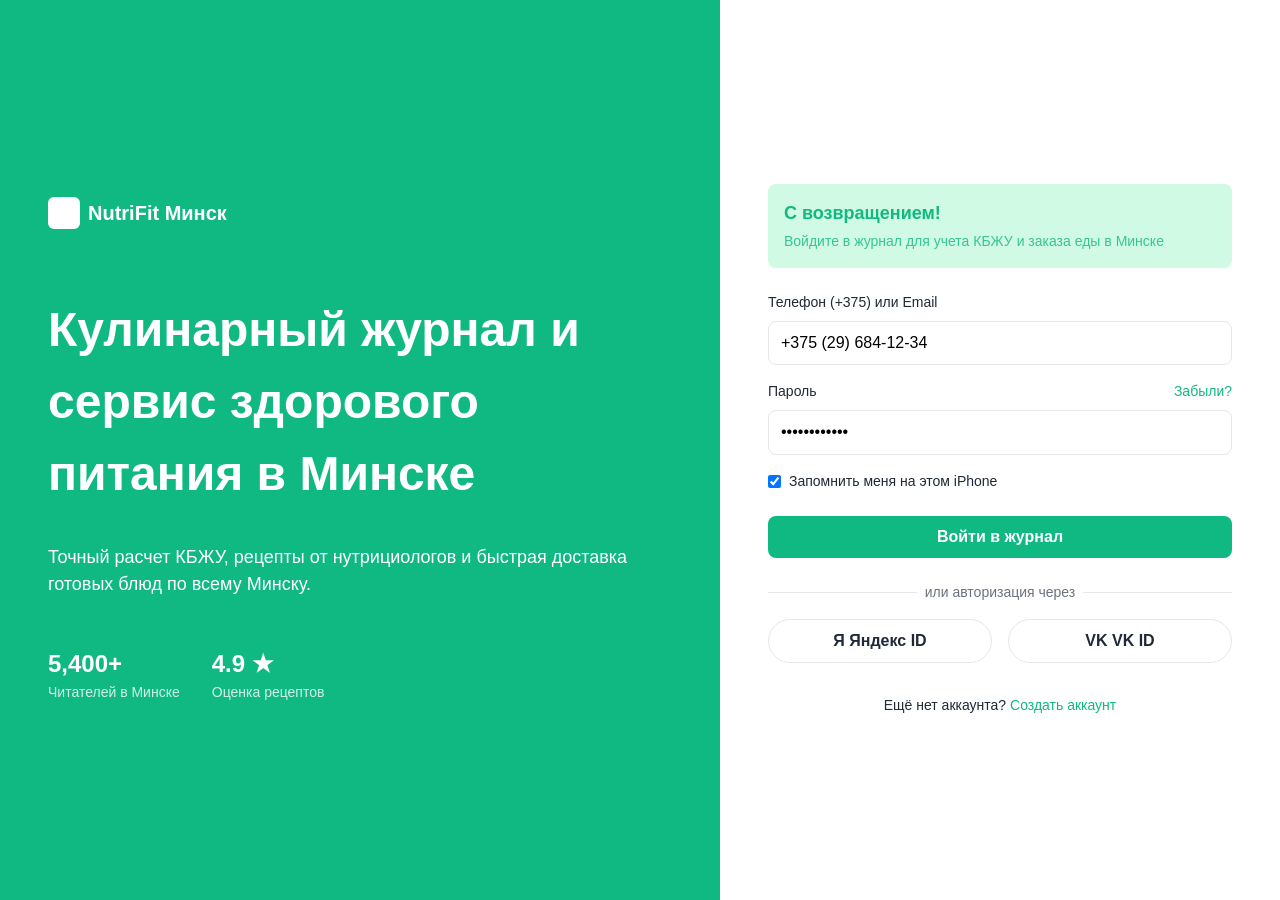
<file: index.html>
<!DOCTYPE html>
<html lang="ru">
<head>
  <meta charset="UTF-8">
  <meta name="viewport" content="width=device-width, initial-scale=1.0, maximum-scale=1.0, user-scalable=no">
  <title>Вход - NutriFit</title>
  <link rel="stylesheet" href="css/normalize.css">
  <link rel="stylesheet" href="css/style.css">
</head>
<body>
  <main class="auth-page">
    
    <section class="auth-info">
      <div class="logo-header">
        <div class="logo-icon" style="background: white;"></div>
        <span style="color: white;">NutriFit Минск</span>
      </div>
      <h1 style="font-size: 3rem; margin-bottom: 1rem;">Кулинарный журнал и сервис здорового питания в Минске</h1>
      <p style="font-size: 1.125rem; margin-bottom: 3rem;">Точный расчет КБЖУ, рецепты от нутрициологов и быстрая доставка готовых блюд по всему Минску.</p>
      
      <div style="display: flex; gap: 2rem;">
        <div>
          <div style="font-size: 1.5rem; font-weight: bold;">5,400+</div>
          <div style="font-size: 0.875rem; opacity: 0.8;">Читателей в Минске</div>
        </div>
        <div>
          <div style="font-size: 1.5rem; font-weight: bold;">4.9 ★</div>
          <div style="font-size: 0.875rem; opacity: 0.8;">Оценка рецептов</div>
        </div>
      </div>
    </section>

    <section class="auth-form-container">
      <div class="mobile-only logo-header" style="justify-content: center; margin-bottom: 1rem;">
        <div class="logo-icon"></div>
        <span>NutriFit <br><small style="color:var(--primary-color)">КУЛИНАРНЫЙ ЖУРНАЛ</small></span>
      </div>

      <div class="auth-welcome">
        <h2>С возвращением!</h2>
        <p>Войдите в журнал для учета КБЖУ и заказа еды в Минске</p>
      </div>

      <form action="catalog.html">
        <div class="form-group">
          <label>Телефон (+375) или Email</label>
          <input type="text" value="+375 (29) 684-12-34" placeholder="Введите телефон или email">
        </div>

        <div class="form-group">
          <div style="display: flex; justify-content: space-between;">
            <label>Пароль</label>
            <a href="#" style="font-size: 0.875rem;">Забыли?</a>
          </div>
          <input type="password" value="************">
        </div>

        <label class="form-remember">
          <input type="checkbox" checked>
          Запомнить меня на этом iPhone
        </label>

        <button type="submit" class="btn btn-primary">Войти в журнал</button>
      </form>

      <div class="auth-socials">
        <div style="text-align: center; font-size: 0.875rem; color: var(--text-light); position: relative;">
          <span style="background: var(--bg-card); padding: 0 0.5rem; position: relative; z-index: 1;">или авторизация через</span>
          <div style="position: absolute; top: 50%; left: 0; right: 0; height: 1px; background: var(--border-color); z-index: 0;"></div>
        </div>
        
        <div class="social-buttons">
          <button class="btn btn-outline" style="border-radius: 2rem;">Я Яндекс ID</button>
          <button class="btn btn-outline" style="border-radius: 2rem;">VK VK ID</button>
        </div>
      </div>

      <footer class="auth-footer">
        Ещё нет аккаунта? <a href="#">Создать аккаунт</a>
      </footer>
    </section>

  </main>
</body>
</html>
</file>
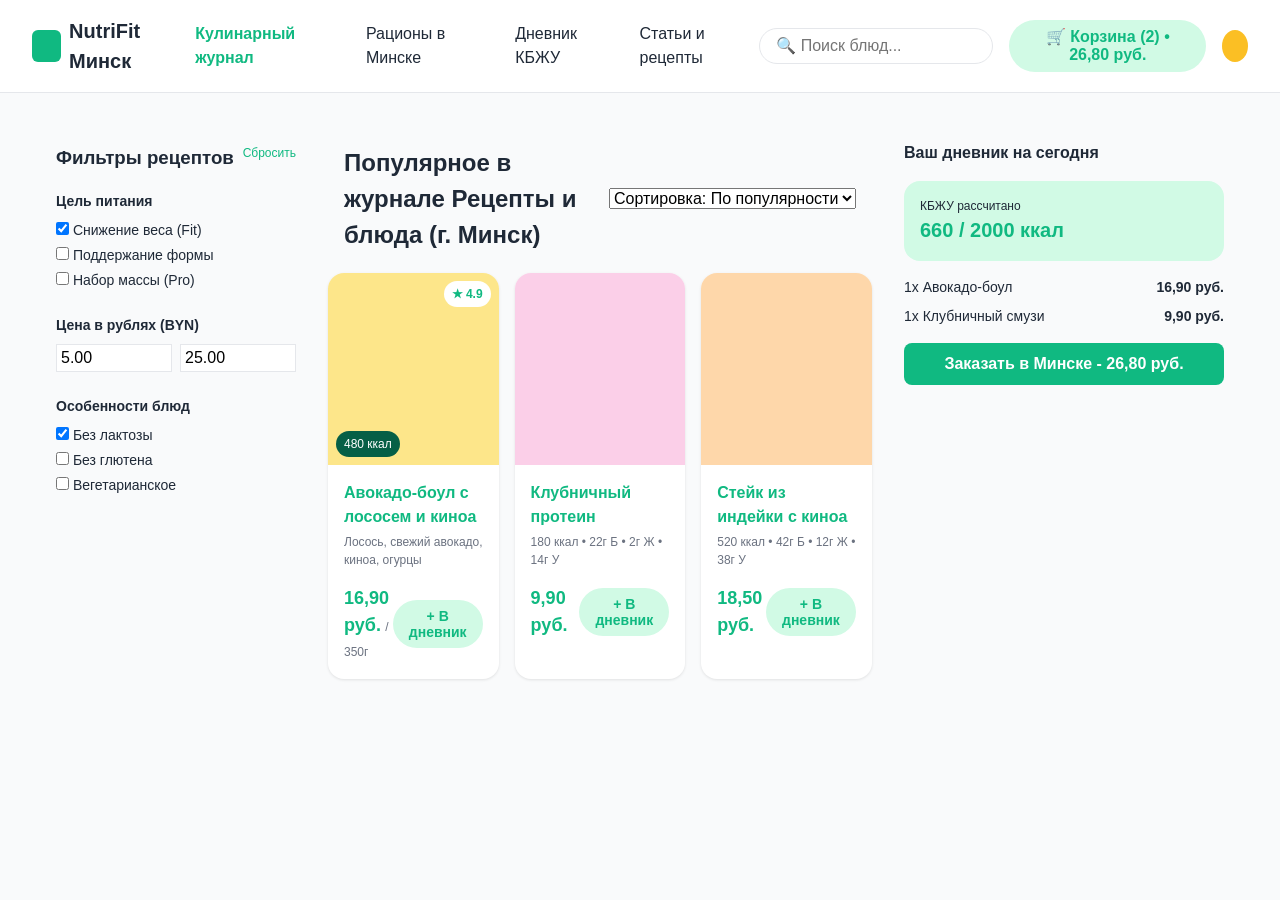
<file: catalog.html>
<!DOCTYPE html>
<html lang="ru">
<head>
  <meta charset="UTF-8">
  <meta name="viewport" content="width=device-width, initial-scale=1.0, maximum-scale=1.0, user-scalable=no">
  <title>Каталог - NutriFit</title>
  <link rel="stylesheet" href="css/normalize.css">
  <link rel="stylesheet" href="css/style.css">
</head>
<body class="main-layout">

  <!-- Mobile Header -->
  <header class="app-header mobile-only">
    <div>
      <div style="font-size: 0.625rem; color: var(--text-light); text-transform: uppercase;">Доставка по Минску</div>
      <div class="app-location">📍 г. Минск, пр. Независимости 48 ▼</div>
    </div>
    <div style="width: 2rem; height: 2rem; background: #fbbf24; border-radius: 50%;"></div>
  </header>

  <!-- Desktop Header -->
  <nav class="desktop-nav">
    <div class="logo-header" style="margin-bottom: 0;">
      <div class="logo-icon"></div>
      <span>NutriFit Минск</span>
    </div>
    <ul class="desktop-nav-links">
      <li><a href="#" style="color: var(--primary-color); font-weight: bold;">Кулинарный журнал</a></li>
      <li><a href="#" style="color: var(--text-dark);">Рационы в Минске</a></li>
      <li><a href="#" style="color: var(--text-dark);">Дневник КБЖУ</a></li>
      <li><a href="#" style="color: var(--text-dark);">Статьи и рецепты</a></li>
    </ul>
    <div style="display: flex; gap: 1rem; align-items: center;">
      <input type="text" placeholder="🔍 Поиск блюд..." style="border: 1px solid var(--border-color); border-radius: 1.5rem; padding: 0.5rem 1rem;">
      <button class="btn btn-secondary" style="border-radius: 2rem; padding: 0.5rem 1rem;">🛒 Корзина (2) • 26,80 руб.</button>
      <div style="width: 2rem; height: 2rem; background: #fbbf24; border-radius: 50%;"></div>
    </div>
  </nav>

  <!-- Mobile Search & Categories -->
  <div class="search-bar mobile-only">
    <input type="text" placeholder="🔍 Поиск рецептов, КБЖУ, блюд...">
  </div>
  
  <div class="category-chips mobile-only">
    <div class="chip active">🔥 Все рецепты</div>
    <div class="chip">🥗 ПП-Боулы</div>
    <div class="chip">🍓 Смузи & Шейки</div>
  </div>

  <div class="promo-banner mobile-only">
    <div style="font-size: 0.625rem; text-transform: uppercase; margin-bottom: 0.25rem;">Рацион недели • Минск</div>
    <div style="font-size: 1.125rem; font-weight: bold;">Скидка 20% на меню Smart Fit</div>
    <div style="font-size: 0.75rem;">Бесплатная доставка от 25,00 руб.</div>
  </div>

  <main class="catalog-content">
    
    <!-- Left Sidebar (Desktop) -->
    <aside class="filters-sidebar">
      <h3 style="display: flex; justify-content: space-between;">Фильтры рецептов <a href="#" style="font-size: 0.75rem; font-weight: normal;">Сбросить</a></h3>
      
      <div style="margin-bottom: 1.5rem;">
        <h4 style="font-size: 0.875rem; margin-bottom: 0.5rem;">Цель питания</h4>
        <label style="display: block; font-size: 0.875rem; margin-bottom: 0.25rem;"><input type="checkbox" checked> Снижение веса (Fit)</label>
        <label style="display: block; font-size: 0.875rem; margin-bottom: 0.25rem;"><input type="checkbox"> Поддержание формы</label>
        <label style="display: block; font-size: 0.875rem; margin-bottom: 0.25rem;"><input type="checkbox"> Набор массы (Pro)</label>
      </div>
      
      <div style="margin-bottom: 1.5rem;">
        <h4 style="font-size: 0.875rem; margin-bottom: 0.5rem;">Цена в рублях (BYN)</h4>
        <div style="display: flex; gap: 0.5rem;">
          <input type="text" value="5.00" style="width: 50%; padding: 0.25rem; border: 1px solid var(--border-color);">
          <input type="text" value="25.00" style="width: 50%; padding: 0.25rem; border: 1px solid var(--border-color);">
        </div>
      </div>
      
      <div style="margin-bottom: 1.5rem;">
        <h4 style="font-size: 0.875rem; margin-bottom: 0.5rem;">Особенности блюд</h4>
        <label style="display: block; font-size: 0.875rem; margin-bottom: 0.25rem;"><input type="checkbox" checked> Без лактозы</label>
        <label style="display: block; font-size: 0.875rem; margin-bottom: 0.25rem;"><input type="checkbox"> Без глютена</label>
        <label style="display: block; font-size: 0.875rem; margin-bottom: 0.25rem;"><input type="checkbox"> Вегетарианское</label>
      </div>
    </aside>

    <!-- Center Content -->
    <section class="recipe-grid-container">
      <div style="display: flex; justify-content: space-between; align-items: center; padding: 0 1rem;">
        <h2 style="font-size: 1.25rem;">Популярное в журнале <span class="mobile-only" style="display:none;"></span><span style="display:none;" class="desktop-only">Рецепты и блюда (г. Минск)</span></h2>
        <select style="display: none;" class="desktop-only-select">
          <option>Сортировка: По популярности</option>
        </select>
      </div>

      <div class="recipe-grid">
        <!-- Recipe Card 1 -->
        <a href="recipe.html" class="recipe-card">
          <div class="recipe-img">
            <span style="position: absolute; top: 0.5rem; right: 0.5rem; background: white; padding: 0.25rem 0.5rem; border-radius: 1rem; font-size: 0.75rem; font-weight: bold;">★ 4.9</span>
            <span style="position: absolute; bottom: 0.5rem; left: 0.5rem; background: #065f46; color: white; padding: 0.25rem 0.5rem; border-radius: 1rem; font-size: 0.75rem;">480 ккал</span>
          </div>
          <div class="recipe-info">
            <h3 style="margin: 0 0 0.25rem 0; font-size: 1rem;">Авокадо-боул с лососем и киноа</h3>
            <p style="margin: 0; font-size: 0.75rem; color: var(--text-light);">Лосось, свежий авокадо, киноа, огурцы</p>
            <div class="recipe-meta">
              <div>
                <span class="price">16,90 руб.</span>
                <span style="font-size: 0.75rem; color: var(--text-light);">/ 350г</span>
              </div>
              <button class="btn btn-secondary" style="padding: 0.5rem 1rem; border-radius: 1.5rem; font-size: 0.875rem;">+ В дневник</button>
            </div>
          </div>
        </a>
        
        <!-- Recipe Card 2 (Desktop demo) -->
        <a href="recipe.html" class="recipe-card mobile-only" style="display: none;">
          <div class="recipe-img" style="background: #fbcfe8;"></div>
          <div class="recipe-info">
            <h3 style="margin: 0 0 0.25rem 0; font-size: 1rem;">Клубничный протеин</h3>
            <p style="margin: 0; font-size: 0.75rem; color: var(--text-light);">180 ккал • 22г Б • 2г Ж • 14г У</p>
            <div class="recipe-meta">
              <span class="price">9,90 руб.</span>
              <button class="btn btn-secondary" style="padding: 0.5rem 1rem; border-radius: 1.5rem; font-size: 0.875rem;">+ В дневник</button>
            </div>
          </div>
        </a>

        <!-- Recipe Card 3 (Desktop demo) -->
        <a href="recipe.html" class="recipe-card mobile-only" style="display: none;">
          <div class="recipe-img" style="background: #fed7aa;"></div>
          <div class="recipe-info">
            <h3 style="margin: 0 0 0.25rem 0; font-size: 1rem;">Стейк из индейки с киноа</h3>
            <p style="margin: 0; font-size: 0.75rem; color: var(--text-light);">520 ккал • 42г Б • 12г Ж • 38г У</p>
            <div class="recipe-meta">
              <span class="price">18,50 руб.</span>
              <button class="btn btn-secondary" style="padding: 0.5rem 1rem; border-radius: 1.5rem; font-size: 0.875rem;">+ В дневник</button>
            </div>
          </div>
        </a>

      </div>
    </section>

    <!-- Right Sidebar (Desktop) -->
    <aside class="diary-sidebar">
      <h3 style="font-size: 1rem;">Ваш дневник на сегодня</h3>
      <div style="background: var(--primary-light); padding: 1rem; border-radius: 1rem; margin-bottom: 1rem;">
        <div style="font-size: 0.75rem;">КБЖУ рассчитано</div>
        <div style="font-size: 1.25rem; font-weight: bold; color: var(--primary-color);">660 / 2000 ккал</div>
      </div>
      <div style="display: flex; justify-content: space-between; font-size: 0.875rem; margin-bottom: 0.5rem;">
        <span>1x Авокадо-боул</span>
        <strong>16,90 руб.</strong>
      </div>
      <div style="display: flex; justify-content: space-between; font-size: 0.875rem; margin-bottom: 1rem;">
        <span>1x Клубничный смузи</span>
        <strong>9,90 руб.</strong>
      </div>
      <button class="btn btn-primary">Заказать в Минске - 26,80 руб.</button>
    </aside>

  </main>

  <!-- Mobile Bottom Nav -->
  <nav class="bottom-nav mobile-only">
    <a href="#" class="nav-item active">
      <span style="font-size: 1.5rem;">📖</span>
      Рецепты
    </a>
    <a href="#" class="nav-item">
      <span style="font-size: 1.5rem;">🏷️</span>
      Журнал
    </a>
    <a href="#" class="nav-item">
      <span style="font-size: 1.5rem;">📊</span>
      Дневник
    </a>
  </nav>

  <style>
    @media (min-width: 768px) {
      .recipe-card.mobile-only {
        display: flex !important;
      }
      .desktop-only { display: inline !important; }
      .desktop-only-select { display: block !important; }
      .recipe-grid-container h2 {
        font-size: 1.5rem !important;
      }
    }
  </style>

</body>
</html>
</file>
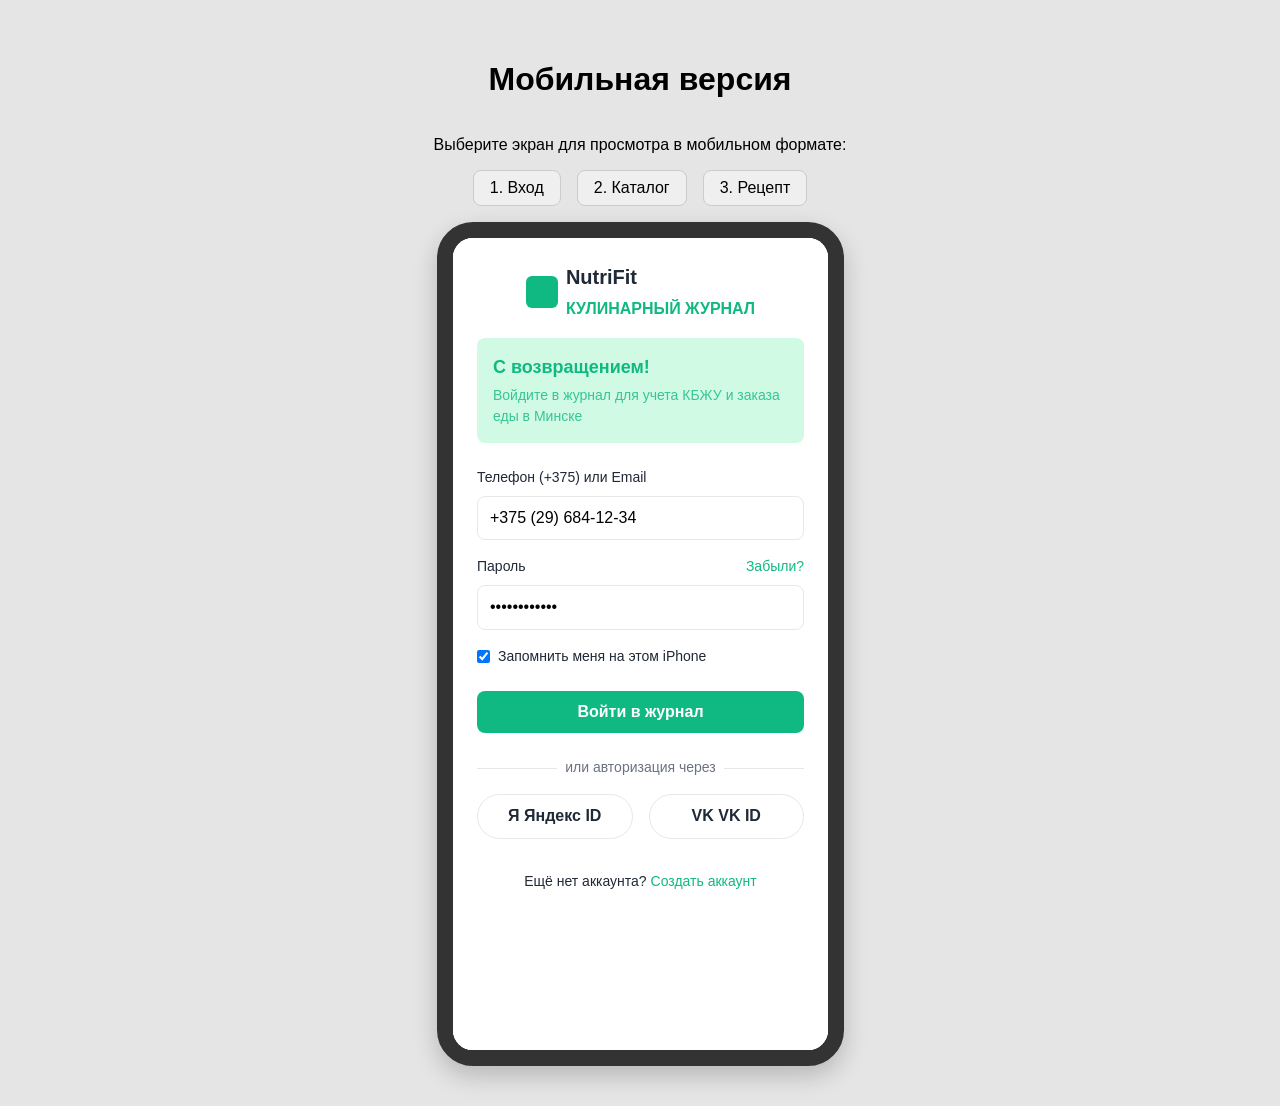
<file: mobile_preview.html>
<!DOCTYPE html>
<html lang="ru">
<head>
  <meta charset="UTF-8">
  <title>Предпросмотр мобильной версии</title>
  <style>
    body {
      display: flex;
      flex-direction: column;
      align-items: center;
      background-color: #e5e5e5;
      font-family: sans-serif;
      padding: 2rem;
    }
    .phone-mockup {
      width: 375px;
      height: 812px;
      border: 16px solid #333;
      border-radius: 36px;
      overflow: hidden;
      box-shadow: 0 10px 25px rgba(0,0,0,0.2);
      background: white;
    }
    iframe {
      width: 100%;
      height: 100%;
      border: none;
    }
    .controls {
      margin-bottom: 1rem;
      display: flex;
      gap: 1rem;
    }
    button {
      padding: 0.5rem 1rem;
      font-size: 1rem;
      cursor: pointer;
      border-radius: 8px;
      border: 1px solid #ccc;
    }
  </style>
</head>
<body>

  <h1>Мобильная версия</h1>
  <p>Выберите экран для просмотра в мобильном формате:</p>

  <div class="controls">
    <button onclick="document.getElementById('preview').src='index.html'">1. Вход</button>
    <button onclick="document.getElementById('preview').src='catalog.html'">2. Каталог</button>
    <button onclick="document.getElementById('preview').src='recipe.html'">3. Рецепт</button>
  </div>

  <div class="phone-mockup">
    <iframe id="preview" src="index.html"></iframe>
  </div>

</body>
</html>
</file>
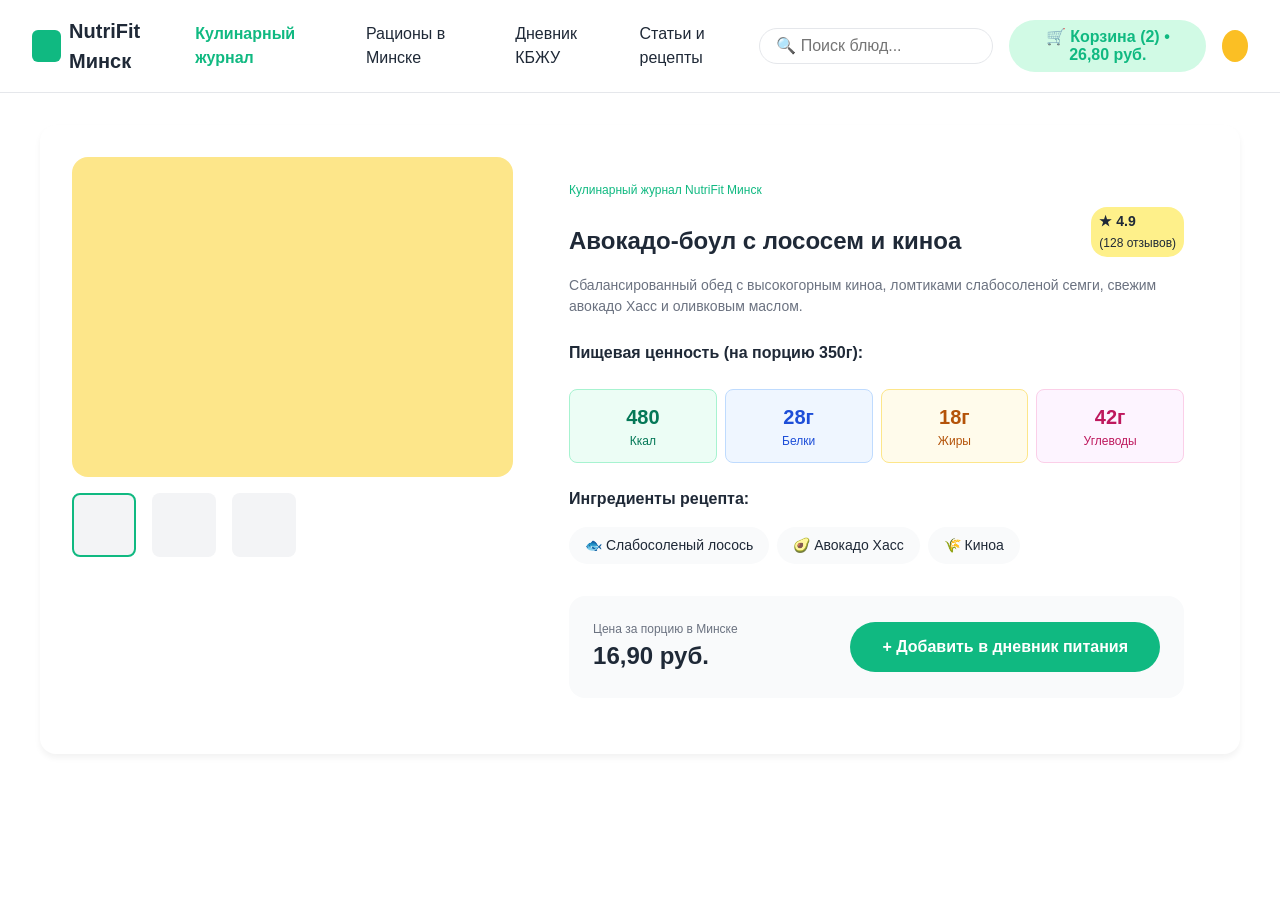
<file: recipe.html>
<!DOCTYPE html>
<html lang="ru">
<head>
  <meta charset="UTF-8">
  <meta name="viewport" content="width=device-width, initial-scale=1.0, maximum-scale=1.0, user-scalable=no">
  <title>Авокадо-боул - NutriFit</title>
  <link rel="stylesheet" href="css/normalize.css">
  <link rel="stylesheet" href="css/style.css">
</head>
<body class="recipe-page">

  <!-- Desktop Header -->
  <nav class="desktop-nav">
    <div class="logo-header" style="margin-bottom: 0;">
      <div class="logo-icon"></div>
      <span>NutriFit Минск</span>
    </div>
    <ul class="desktop-nav-links">
      <li><a href="#" style="color: var(--primary-color); font-weight: bold;">Кулинарный журнал</a></li>
      <li><a href="#" style="color: var(--text-dark);">Рационы в Минске</a></li>
      <li><a href="#" style="color: var(--text-dark);">Дневник КБЖУ</a></li>
      <li><a href="#" style="color: var(--text-dark);">Статьи и рецепты</a></li>
    </ul>
    <div style="display: flex; gap: 1rem; align-items: center;">
      <input type="text" placeholder="🔍 Поиск блюд..." style="border: 1px solid var(--border-color); border-radius: 1.5rem; padding: 0.5rem 1rem;">
      <button class="btn btn-secondary" style="border-radius: 2rem; padding: 0.5rem 1rem;">🛒 Корзина (2) • 26,80 руб.</button>
      <div style="width: 2rem; height: 2rem; background: #fbbf24; border-radius: 50%;"></div>
    </div>
  </nav>

  <!-- Content (Mobile + Desktop layout wrapper) -->
  <main class="desktop-recipe-layout">
    
    <!-- Image Column -->
    <div class="recipe-gallery-col">
      <div class="recipe-header-img">
        <a href="catalog.html" class="back-btn">←</a>
        <button class="fav-btn">❤</button>
        <span class="mobile-only" style="position: absolute; bottom: 1rem; right: 1rem; background: rgba(0,0,0,0.5); color: white; padding: 0.25rem 0.5rem; border-radius: 1rem; font-size: 0.75rem;">1 / 4 фото</span>
      </div>
      
      <!-- Desktop only gallery thumbnails -->
      <div class="desktop-gallery">
        <div class="gallery-thumb" style="border: 2px solid var(--primary-color);"></div>
        <div class="gallery-thumb"></div>
        <div class="gallery-thumb"></div>
      </div>
    </div>

    <!-- Info Column -->
    <div class="recipe-info-col recipe-details-content">
      <div class="desktop-only" style="font-size: 0.75rem; color: var(--primary-color); margin-bottom: 0.5rem; display: none;">Кулинарный журнал NutriFit Минск</div>
      
      <div style="display: flex; justify-content: space-between; align-items: flex-start;">
        <h1 class="recipe-title">Авокадо-боул с лососем и киноа</h1>
        <span style="background: #fef08a; padding: 0.25rem 0.5rem; border-radius: 1rem; font-size: 0.875rem; font-weight: bold; white-space: nowrap;">★ 4.9 <span class="desktop-only" style="display:none; font-weight:normal; font-size: 0.75rem;"><br>(128 отзывов)</span></span>
      </div>
      
      <p style="color: var(--text-light); font-size: 0.875rem; margin-top: 0.5rem;">
        Сбалансированный обед с высокогорным киноа, ломтиками слабосоленой семги, свежим авокадо Хасс и оливковым маслом.
      </p>

      <h3 style="font-size: 1rem; margin-top: 1.5rem; margin-bottom: 0.5rem;">Пищевая ценность (на порцию 350г):</h3>
      <div class="nutrition-cards">
        <div class="nutrition-card kcal">
          <div style="font-weight: bold; font-size: 1.25rem;">480</div>
          <div style="font-size: 0.75rem;">Ккал</div>
        </div>
        <div class="nutrition-card protein">
          <div style="font-weight: bold; font-size: 1.25rem;">28г</div>
          <div style="font-size: 0.75rem;">Белки</div>
        </div>
        <div class="nutrition-card fat">
          <div style="font-weight: bold; font-size: 1.25rem;">18г</div>
          <div style="font-size: 0.75rem;">Жиры</div>
        </div>
        <div class="nutrition-card carbs">
          <div style="font-weight: bold; font-size: 1.25rem;">42г</div>
          <div style="font-size: 0.75rem;">Углеводы</div>
        </div>
      </div>

      <h3 style="font-size: 1rem; margin-top: 1.5rem; margin-bottom: 0.5rem;">Ингредиенты рецепта:</h3>
      <div class="ingredients-list">
        <div class="ingredient-chip">🐟 Слабосоленый лосось</div>
        <div class="ingredient-chip">🥑 Авокадо Хасс</div>
        <div class="ingredient-chip">🌾 Киноа</div>
      </div>

      <!-- Desktop Add Button -->
      <div class="desktop-only" style="display: none; margin-top: 2rem; background: var(--bg-main); padding: 1.5rem; border-radius: 1rem; align-items: center; justify-content: space-between;">
        <div>
          <div style="font-size: 0.75rem; color: var(--text-light);">Цена за порцию в Минске</div>
          <div class="price" style="font-size: 1.5rem;">16,90 руб.</div>
        </div>
        <button class="btn btn-primary" style="width: auto; padding: 1rem 2rem; border-radius: 2rem;">+ Добавить в дневник питания</button>
      </div>

    </div>
  </main>

  <!-- Mobile Bottom Sticky Nav -->
  <div class="mobile-only" style="position: sticky; bottom: 0; background: var(--bg-card); padding: 1rem; display: flex; justify-content: space-between; align-items: center; border-top: 1px solid var(--border-color); padding-bottom: 2rem;">
    <div>
      <div style="font-size: 0.625rem; color: var(--text-light);">Стоимость в Минске</div>
      <div class="price">16,90 руб.</div>
    </div>
    <button class="btn btn-primary" style="width: auto; padding: 0.75rem 2rem; border-radius: 2rem;">+ В мой дневник</button>
  </div>

  <style>
    @media (min-width: 768px) {
      .desktop-only { display: flex !important; }
      span.desktop-only { display: inline !important; }
    }
  </style>

</body>
</html>
</file>
<file: css/style.css>
:root {
  --primary-color: #10b981;
  --primary-light: #d1fae5;
  --text-dark: #1f2937;
  --text-light: #6b7280;
  --bg-main: #f9fafb;
  --bg-card: #ffffff;
  --border-color: #e5e7eb;
  --font-main: 'Segoe UI', Roboto, Helvetica, Arial, sans-serif;
}

* {
  box-sizing: border-box;
}

body {
  font-family: var(--font-main);
  background-color: var(--bg-main);
  color: var(--text-dark);
  margin: 0;
  padding: 0;
  font-size: 1rem;
  line-height: 1.5;
}

a {
  text-decoration: none;
  color: var(--primary-color);
}

ul {
  list-style: none;
  padding: 0;
  margin: 0;
}

input, button {
  font-family: inherit;
  font-size: 1rem;
}

button {
  cursor: pointer;
  border: none;
}

.btn {
  display: inline-flex;
  align-items: center;
  justify-content: center;
  padding: 0.75rem 1.5rem;
  border-radius: 0.5rem;
  font-weight: 600;
  transition: opacity 0.2s;
}

.btn-primary {
  background-color: var(--primary-color);
  color: white;
  width: 100%;
}

.btn-secondary {
  background-color: var(--primary-light);
  color: var(--primary-color);
}

.btn-outline {
  background-color: transparent;
  border: 1px solid var(--border-color);
  color: var(--text-dark);
}

/* Base layouts */
.container {
  width: 100%;
  padding: 1rem;
  margin: 0 auto;
}

.main-layout {
  display: flex;
  flex-direction: column;
  min-height: 100vh;
}

/* 1. Login Screen */
.auth-page {
  display: flex;
  flex-direction: column;
  min-height: 100vh;
}

.auth-info {
  display: none; /* Hidden on mobile */
}

.auth-form-container {
  flex: 1;
  display: flex;
  flex-direction: column;
  padding: 1.5rem;
  background-color: var(--bg-card);
}

.logo-header {
  display: flex;
  align-items: center;
  gap: 0.5rem;
  margin-bottom: 2rem;
  font-weight: bold;
  font-size: 1.25rem;
}

.logo-icon {
  width: 2rem;
  height: 2rem;
  background-color: var(--primary-color);
  border-radius: 0.375rem;
}

.auth-welcome {
  background-color: var(--primary-light);
  padding: 1rem;
  border-radius: 0.5rem;
  margin-bottom: 1.5rem;
}

.auth-welcome h2 {
  margin: 0 0 0.25rem 0;
  color: var(--primary-color);
  font-size: 1.125rem;
}

.auth-welcome p {
  margin: 0;
  color: var(--primary-color);
  font-size: 0.875rem;
  opacity: 0.8;
}

.form-group {
  margin-bottom: 1rem;
}

.form-group label {
  display: block;
  margin-bottom: 0.5rem;
  font-size: 0.875rem;
  font-weight: 500;
}

.form-group input[type="text"],
.form-group input[type="password"] {
  width: 100%;
  padding: 0.75rem;
  border: 1px solid var(--border-color);
  border-radius: 0.5rem;
}

.form-remember {
  display: flex;
  align-items: center;
  gap: 0.5rem;
  margin-bottom: 1.5rem;
  font-size: 0.875rem;
}

.auth-socials {
  margin-top: 1.5rem;
}

.social-buttons {
  display: flex;
  gap: 1rem;
  margin-top: 1rem;
}

.social-buttons .btn {
  flex: 1;
}

.auth-footer {
  margin-top: 2rem;
  text-align: center;
  font-size: 0.875rem;
}

/* 2. Catalog Screen */
.app-header {
  display: flex;
  align-items: center;
  justify-content: space-between;
  padding: 1rem;
  background-color: var(--bg-card);
  border-bottom: 1px solid var(--border-color);
}

.app-location {
  font-weight: 600;
  font-size: 0.875rem;
}

.search-bar {
  padding: 1rem;
  background-color: var(--bg-card);
}

.search-bar input {
  width: 100%;
  padding: 0.75rem;
  border: 1px solid var(--border-color);
  border-radius: 1.5rem;
  background-color: var(--bg-main);
}

.category-chips {
  display: flex;
  gap: 0.5rem;
  padding: 0 1rem 1rem 1rem;
  overflow-x: auto;
  background-color: var(--bg-card);
}

.chip {
  padding: 0.5rem 1rem;
  border-radius: 1.5rem;
  border: 1px solid var(--border-color);
  white-space: nowrap;
  font-size: 0.875rem;
}

.chip.active {
  background-color: var(--primary-color);
  color: white;
  border-color: var(--primary-color);
}

.promo-banner {
  margin: 1rem;
  background-color: var(--primary-color);
  color: white;
  padding: 1.5rem;
  border-radius: 1rem;
}

.catalog-content {
  display: flex;
  flex-direction: column;
}

.filters-sidebar {
  display: none; /* Hidden on mobile */
}

.recipe-grid {
  display: flex;
  flex-direction: column;
  gap: 1rem;
  padding: 1rem;
}

.recipe-card {
  background-color: var(--bg-card);
  border-radius: 1rem;
  overflow: hidden;
  box-shadow: 0 1px 3px rgba(0,0,0,0.1);
  display: flex;
  flex-direction: column;
}

.recipe-img {
  height: 12rem;
  background-color: #fde68a; /* Yellowish placeholder */
  position: relative;
  display: flex;
  align-items: center;
  justify-content: center;
}

.recipe-info {
  padding: 1rem;
}

.recipe-meta {
  display: flex;
  justify-content: space-between;
  align-items: center;
  margin-top: 1rem;
}

.price {
  font-weight: bold;
  font-size: 1.125rem;
}

.bottom-nav {
  position: sticky;
  bottom: 0;
  display: flex;
  justify-content: space-around;
  padding: 0.75rem;
  background-color: var(--bg-card);
  border-top: 1px solid var(--border-color);
}

.nav-item {
  display: flex;
  flex-direction: column;
  align-items: center;
  font-size: 0.75rem;
  color: var(--text-light);
}

.nav-item.active {
  color: var(--primary-color);
}

/* 3. Recipe Details Screen */
.recipe-page {
  background-color: var(--bg-card);
}

.recipe-header-img {
  height: 20rem;
  background-color: #fde68a;
  position: relative;
}

.back-btn, .fav-btn {
  position: absolute;
  top: 1rem;
  background: white;
  width: 2.5rem;
  height: 2.5rem;
  border-radius: 50%;
  display: flex;
  align-items: center;
  justify-content: center;
  box-shadow: 0 1px 3px rgba(0,0,0,0.1);
}

.back-btn { left: 1rem; }
.fav-btn { right: 1rem; }

.recipe-details-content {
  padding: 1.5rem;
}

.recipe-title {
  font-size: 1.5rem;
  margin-bottom: 0.5rem;
}

.nutrition-cards {
  display: flex;
  gap: 0.5rem;
  margin: 1.5rem 0;
}

.nutrition-card {
  flex: 1;
  padding: 0.75rem;
  border-radius: 0.5rem;
  text-align: center;
  border: 1px solid var(--border-color);
}

.nutrition-card.kcal { background-color: #ecfdf5; border-color: #a7f3d0; color: #047857; }
.nutrition-card.protein { background-color: #eff6ff; border-color: #bfdbfe; color: #1d4ed8; }
.nutrition-card.fat { background-color: #fffbeb; border-color: #fde68a; color: #b45309; }
.nutrition-card.carbs { background-color: #fdf4ff; border-color: #fbcfe8; color: #be185d; }

.ingredients-list {
  display: flex;
  flex-wrap: wrap;
  gap: 0.5rem;
  margin-top: 1rem;
}

.ingredient-chip {
  padding: 0.5rem 1rem;
  background-color: var(--bg-main);
  border-radius: 1.5rem;
  font-size: 0.875rem;
}

.desktop-nav {
  display: none;
}
.desktop-recipe-layout {
  display: block;
}
.desktop-gallery {
  display: none;
}
.diary-sidebar {
  display: none;
}

/* =========================================
   MEDIA QUERIES FOR DESKTOP (min-width: 768px)
   ========================================= */
@media (min-width: 768px) {
  /* Login Screen Desktop */
  .auth-page {
    flex-direction: row;
  }
  .auth-info {
    display: flex;
    flex-direction: column;
    justify-content: center;
    flex: 1;
    background-color: var(--primary-color);
    color: white;
    padding: 3rem;
  }
  .auth-form-container {
    flex: 1;
    justify-content: center;
    padding: 3rem;
    max-width: 35rem;
    margin: 0 auto;
  }

  /* Catalog Screen Desktop */
  .desktop-nav {
    display: flex;
    align-items: center;
    justify-content: space-between;
    padding: 1rem 2rem;
    background-color: var(--bg-card);
    border-bottom: 1px solid var(--border-color);
  }
  .desktop-nav-links {
    display: flex;
    gap: 1.5rem;
  }
  .mobile-only {
    display: none !important;
  }
  .catalog-content {
    flex-direction: row;
    max-width: 75rem;
    margin: 0 auto;
    padding: 2rem 1rem;
    gap: 2rem;
  }
  .filters-sidebar {
    display: block;
    width: 15rem;
    flex-shrink: 0;
  }
  .recipe-grid-container {
    flex: 1;
  }
  .recipe-grid {
    flex-direction: row;
    flex-wrap: wrap;
    padding: 0;
  }
  .recipe-card {
    width: calc(33.333% - 0.67rem);
  }
  .diary-sidebar {
    display: block;
    width: 20rem;
    flex-shrink: 0;
  }
  
  /* Recipe Details Desktop */
  .desktop-recipe-layout {
    display: flex;
    max-width: 75rem;
    margin: 2rem auto;
    gap: 2rem;
    background: var(--bg-card);
    padding: 2rem;
    border-radius: 1rem;
    box-shadow: 0 4px 6px rgba(0,0,0,0.05);
  }
  .recipe-gallery-col {
    width: 40%;
  }
  .recipe-info-col {
    width: 60%;
  }
  .recipe-header-img {
    border-radius: 1rem;
  }
  .back-btn, .fav-btn {
    display: none;
  }
  .desktop-gallery {
    display: flex;
    gap: 1rem;
    margin-top: 1rem;
  }
  .gallery-thumb {
    width: 4rem;
    height: 4rem;
    border-radius: 0.5rem;
    background: #f3f4f6;
  }
}
</file>
